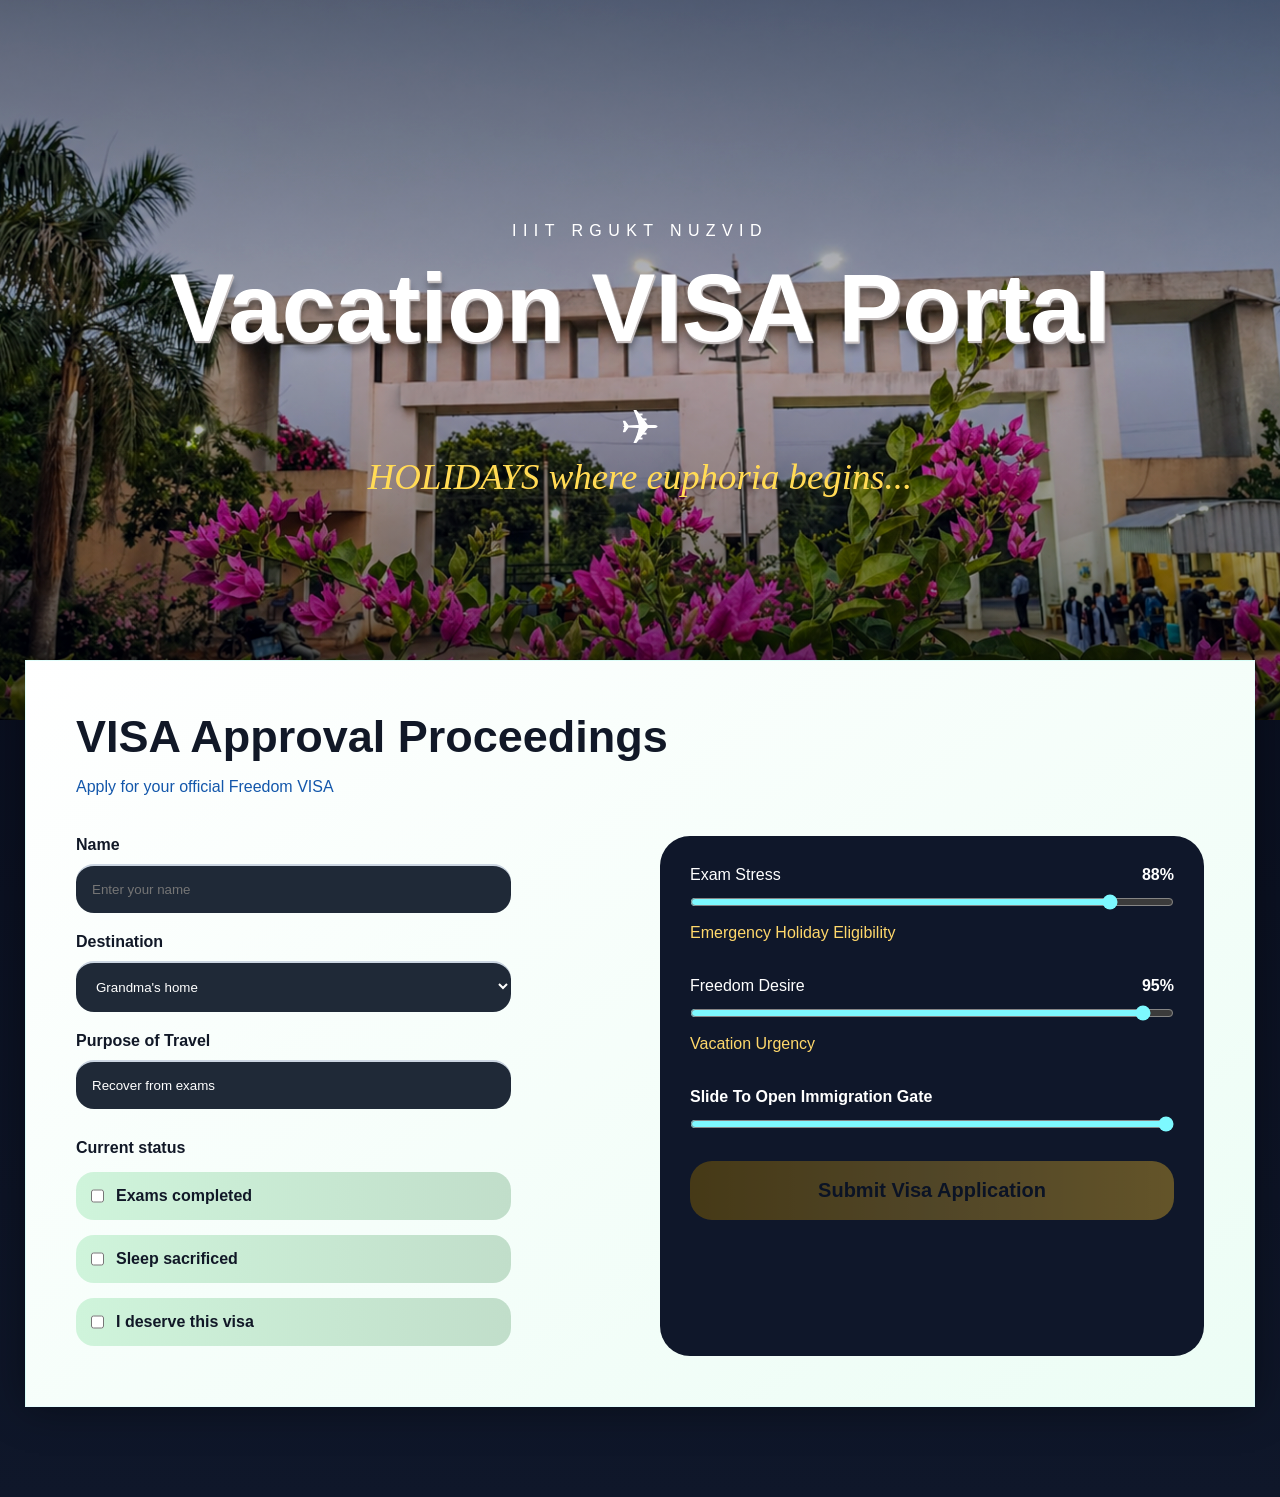
<file: index.html>
<!DOCTYPE html>
<html>
    <head>
        <meta name="viewport" content="width=device-width,initial-scale=1.0">
        <meta name="theme-color" content="#0f172a">
        <meta property="og:description" content="Explore your dream destinations with Vacation Visa😉">
        <title>Vacation VISA</title>
        <link rel="icon" href='data:image/svg+xml,
        <svg xmlns="http://www.w3.org/2000/svg" viewBox="0 0 100 100">
        <text y=".9em" font-size="90">✈️</text>
        </svg>'>
        <link rel="stylesheet" href="styling.css">
        <style>
            *{
                box-sizing: border-box;
                margin: 0;
                padding:0;
            }
        </style>
    </head>
    <body> 
        <!-- Hero section with background image -->
        <section class="hero">
            <div class="portal-line"></div>
            <div class="door left-door"></div>
            <div class="door right-door"></div>
            <div class="hero-content">
                <small>IIIT RGUKT NUZVID</small>
                <h1>Vacation VISA Portal</h1>
                <div class="plane">✈</div>
                <p>HOLIDAYS where euphoria begins...</p>
            </div>
        </section> 
        <!-- form--- -->
        <div class="container">
            <div class="panel">
                <section id="formSection">
                <h2 class="title">VISA Approval Proceedings</h2>
                <p class="subtitle">Apply for your official Freedom VISA</p>
            <div class="grid">
            <div>
                <div class="field">
                    <label>Name</label>
                    <input id="name" type="text" placeholder="Enter your name">
                </div>
                <div class="field hlo">
                    <label>Destination</label>
                    <select id="destination">
                    <option>Grandma's home</option>
                    <option>Family Trips</option>
                    <option>Get Together Plans</option>
                    <option>Academics (tpr tngs)</option>
                    <option>Home + Sleep Mode</option>
                    <option>Others</option>
                    </select>
                </div>
                
                <div class="field">
                <label>Purpose of Travel</label>
                <input type="text" value="Recover from exams">
                </div>
                <label style="padding-top: 10px;">Current status</label>
                <label class="check"><input class="chk" type="checkbox"> Exams completed</label>
                <label class="check"><input class="chk" type="checkbox"> Sleep sacrificed</label>
                <label class="check"><input class="chk" type="checkbox"> I deserve this visa</label>
            </div>

            <!-- 2nd coloumn -->

<div class="side">
    <div class="sliderbox">
    <div class="range-head">
    <span>Exam Stress</span>
    <strong id="stressValue">88%</strong>
    </div>
    <input id="stress" type="range" value="88" min="0" max="100">
    <div class="percent">Emergency Holiday Eligibility</div>
    </div>
    
    <div class="sliderbox">
    <div class="range-head">
    <span>Freedom Desire</span>
    <strong id="freedomValue">95%</strong>
    </div>
    <input id="freedom" type="range" value="95" min="0" max="100">
    <div class="percent">Vacation Urgency</div>
    </div>
    
    <label>Slide To Open Immigration Gate</label>
    <input type="range" value="100">
    
    <button id="submitBtn">Submit Visa Application</button>
    </div>
    </div>
    </section>
    
    <section id="processing" class="hidden">
    <div class="spinner"></div>
    <h2 style="margin-top:25px">Processing Your Freedom...</h2>
    <div id="status">Scanning academic survival records...</div>
    <div class="bar">
    <div id="fill" class="fill"></div>
    </div>
    <div id="progressText">0%</div>
    </section>
    
    <section id="visa">
    <div class="visagrid">
    <div class="card">
    <div class="stamp"><img src="stamp.jpeg"></div>
    <h4 style="margin-bottom:25px">Holidays-Happiness</h4>
    <div class="row"><span>Holder</span><span id="vname"></span></div>
    <div class="row"><span>Institution</span><span>RGUKT Nuzvid</span></div>
    <div class="row"><span>Stress level</span><span id="vstress"></span></div>
    <div class="row"><span>Visa Type</span><span>2-Month Freedom Permit</span></div>
    <div class="row"><span>Destination</span><span id="vdest"></span></div>
    <div class="row"><span>Validity</span><span>Apr 28 - Jun 29</span></div>
    </div>
    <button class="download" onclick="downloadVisa()">Download Visa</button>
    <div>
    <div class="bigemoji"><img src="sumvibe.jpeg"></div>
    <h4><br>Happy Summer Vacation!..</h4>
    </div>
    </div>
    </section>
    </div>
    </div>
    <!-- Script-------- -->

<script>
    const nameBox=document.getElementById('name');
    const checks=[...document.querySelectorAll('.chk')];
    const btn=document.getElementById('submitBtn');
    const stress=document.getElementById('stress');
    const freedom=document.getElementById('freedom');
    
    stress.oninput=()=>{
    document.getElementById('stressValue').innerText=stress.value+'%';
    }
    
    freedom.oninput=()=>{
    document.getElementById('freedomValue').innerText=freedom.value+'%';
    }
    
    function validate(){
    let ok=nameBox.value.trim() && checks.every(c=>c.checked);
    btn.classList.toggle('enabled',ok);
    }
    nameBox.addEventListener('input',validate);
    checks.forEach(c=>c.addEventListener('change',validate));
    
    btn.onclick=function(){
    if(!btn.classList.contains('enabled')) return;
    
    document.getElementById('formSection').style.display='none';
    document.getElementById('processing').classList.remove('hidden');
    
    let p=0;
    let fill=document.getElementById('fill');
    let text=document.getElementById('progressText');
    let status=document.getElementById('status');
    
    let timer=setInterval(()=>{
    p+=4;
    fill.style.width=p+'%';
    text.innerText=p+'%';
    
    if(p<25)
    status.innerText='Scanning academic survival records...';
    else if(p<55)
    status.innerText='Verifying 2-month freedom eligibility...';
    else if(p<85)
    status.innerText='Preparing visa approval stamp...';
    else
    status.innerText='Freedom permit almost ready...';
    
    if(p>=100){
    clearInterval(timer);
    setTimeout(showVisa,700);
    }
    },140)
    }
    
    function showVisa(){
    document.getElementById('processing').style.display='none';
    document.getElementById('visa').style.display='block';
    document.getElementById('vname').innerText=nameBox.value;
    document.getElementById('vdest').innerText=document.getElementById('destination').value;
    document.getElementById('vstress').innerText=stress.value+'%';
    }
    </script>
    <script src="https://html2canvas.hertzen.com/dist/html2canvas.min.js"></script>
    <script>
        function downloadVisa(){
        const visaCard=document.querySelector('.card');
        html2canvas(visaCard,{
        scale:3,
        backgroundColor:null
        }).then(canvas=>{
        let link=document.createElement('a');
        link.download='Vacation-Visa.png';
        link.href=canvas.toDataURL('image/png');
        link.click();
        });
        }
        </script>
    </body>
</html>
</file>
<file: styling.css>
/* Body........ */
body{
    font-family:Arial,sans-serif;
    background:linear-gradient(180deg,#050816,#0f172a);
    color:white;
    overflow-x:hidden;
}
:root{
    --cyan:#7df9ff;
    --violet:#c084fc;
    --mint:#72f1b8;
    --gold:#ffd86b;
    --dark:#07111f;
    }
.hidden{display:none}
body::-webkit-scrollbar{
    width: 5px;
}
body::-webkit-scrollbar-track{
    background:transparent;
    margin: 50px 0;   
}
body::-webkit-scrollbar-thumb{
    background:rgb(94, 117, 73);
    border-radius: 10px;
    animation: thumglow 2s infinite;
}
@keyframes thumglow {
    50%{box-shadow:0px 3px brown;}
    100%{box-shadow:0px 6px brown;}
}
/* ....HERO....... */
.hero{
    background:url('img2.png');
    background-position:center 68%;
    background-repeat: no-repeat;
    background-size: 108%;
    filter:saturate(1.18) contrast(1.05);
    height:80vh;
    position:relative;
    display:flex;
    align-items:center;
    justify-content:center;
    text-align:center;
    overflow:hidden; 
}
.hero::before{
    content:"";
    position:absolute;
    inset:0;
    background:linear-gradient(
                to bottom,
                rgba(5,8,22,.55),
                rgba(5,8,22,.25),
                rgba(5,8,22,.55)
                );
}
.plane{
    font-size:48px;
    margin-top:10px;
    animation:bounce 2s infinite;
}
.door{
    position:absolute;
    top:0;
    height:100%;
    width:50%;
    background:#071320;
    z-index:3;
}
.left-door{
left:0;
animation:openLeft 1.3s 3.2s forwards;
}
.right-door{
right:0;
animation:openRight 1.3s 3.2s forwards;
}
@keyframes openLeft{
to{transform:translateX(-100%)}
}
@keyframes openRight{
to{transform:translateX(100%)}
}
/* --- -------------- */
.hero-content{
    position:relative;
    top:0;
    z-index:4;
    animation:fadeUp 1.4s;
    width:min(92%,1100px);
    margin:0;
}
.hero small{
    letter-spacing:.4em;
    font-size:16px;
}
.hero h1{
    font-size:clamp(2.8rem,8vw,6rem);
    line-height:1.05;
    margin:18px 0;
    text-shadow: 1px 1px 1px #c5c0c0,
    1px 2px 1px #c5c0c0,
    1px 2.4px 1px #c5c0c0,
    1px 8px 6px rgba(36, 34, 34, 0.4);
}
.hero p{
    font-size:clamp(1.0rem,4vw,2.3rem);
    font-style: italic;
    font-family: 'Times New Roman', Times, serif;
    color:var(--gold);
}
.plane{
    font-size:48px;
    margin-top:40px;
    animation:bounce 2s infinite;
}
@keyframes bounce{
    50%{transform:translateY(-12px);}
    100%{transform:translateY(0);}
    }
@keyframes fadeUp{
    from{opacity:0;transform:translateY(30px)}
    to{opacity:1}
}
/* ---- Main frame-- */
.container{
    max-width:100%;
    margin:auto;
    padding:10px 25px 90px;
}
.panel{
margin-top:-70px;
background:linear-gradient(145deg,#ffffff,#ecfdf5);
color:#111827;
border:1px solid rgba(125,249,255,.18);
backdrop-filter:blur(10px);
padding:50px;
position:relative;
z-index:6;
box-shadow:0 0 40px rgba(0,0,0,.4);
}
    
    .title{
    font-size:45px;
    margin-bottom:15px;
    }
    .subtitle{
    color:#1357ab;
    margin-bottom:40px;
    }
    
    .grid{
    display:grid;
    grid-template-columns:1fr 1fr;
    gap:40px;
    }
    label{
    display:block;
    margin-bottom:10px;
    font-weight:bold;
    }
.field{
    margin-bottom:20px;
}
input[type=text],select{
    width:80%;
    padding:16px;
    background:#1f2937;
    border:none;
    border-top: #cbd5e1 solid 2px;
    outline:none;
    border-radius:18px;
    color:white;
}
    
.check{
    display:flex;
    gap:12px;
    width:80%;
    background:linear-gradient(to right,#cff4db,#c1deca);
    padding:15px;
    border-radius:18px;
    margin-top:15px;
}
/* -------------------------- */

.side{
    background:#0f172a;
    color:white;
    padding:30px;
    border-radius:30px;
    }
    .sliderbox{margin-bottom:35px}
    .range-head{
    display:flex;
    justify-content:space-between;
    margin-bottom:10px;
    }
    input[type=range]{
    width:100%;
    accent-color:#7df9ff;
    }
    .percent{
    margin-top:10px;
    color:var(--gold);
    }
    
    #submitBtn{
    width:100%;
    padding:18px;
    border:none;
    border-radius:22px;
    font-size:20px;
    font-weight:800;
    background:linear-gradient(90deg,rgb(138, 101, 0),rgb(161, 128, 37),rgb(203, 160, 40));
    color:#08111f;
    margin-top:25px;
    opacity:.45;
    pointer-events:none;
    transition:.3s;
    }
    #submitBtn.enabled{
    opacity:1;
    pointer-events:auto;
    cursor:pointer;
    }
    #submitBtn.enabled:hover{
    transform:scale(1.03);
    }
    
    /* PROCESSING */
    #processing{
    text-align:center;
    padding:70px 20px;
    }
    .spinner{
    width:70px;
    height:70px;
    margin:auto;
    border:6px solid rgba(255,255,255,.15);
    border-top:6px solid var(--cyan);
    border-radius:50%;
    animation:spin 1s linear infinite;
    }
    @keyframes spin{
        to{transform:rotate(360deg)}
        }
    #status{
    margin:25px 0;
    font-size:24px;
    }
    .bar{
    height:26px;
    background:#1f2937;
    border-radius:40px;
    overflow:hidden;
    }
    .fill{
    height:100%;
    width:0;
    background:linear-gradient(90deg,rgb(138, 101, 0),rgb(161, 128, 37),rgb(203, 160, 40));
    }
    #progressText{
    margin-top:18px;
    font-size:28px;
    font-weight:bold;
    }
    /* VISA */
    #visa{display:none}
    .visagrid{
    display:grid;
    grid-template-columns:1.1fr .9fr;
    gap:40px;
    align-items:center;
    }
    .card{
    background:linear-gradient(135deg,#bbffe6,white);
    color:#111;
    padding:40px;
    border-radius:34px;
    position:relative;
    }
    .stamp{
    position:absolute;
    right:120px;
    top:5px;
    padding:15px 18px;
    transform:rotate(-15deg);
    }
    .stamp img{
        mix-blend-mode:multiply;
        background:transparent;
        width:90px;
        height: 90px;
    }
    .row{
    display:flex;
    justify-content:space-between;
    padding:12px 0;
    border-bottom:1px solid rgba(0,0,0,.1);
    }
    .download{
        margin-top:13px;
        padding:11px 16px;
        border:none;
        border-radius:19px;
        background:#111;
        width:50%;
        color:white;
    }
    .bigemoji{ 
        background:white;
        padding:14px 14px 10px 14px;
        border-radius:18px;
        box-shadow: inset 0 0 10px;
    }
    .bigemoji img{
        width:430px;
        max-width:100%;
        height:auto;
        border-radius:20px;
        box-shadow: 18px 18px 18px #d1ddf0;
        display:block;
    }
/* --------media quires---------- */
@media(max-width:760px){
    .grid,.visagrid{grid-template-columns:1fr}
    .hero{
        background-size:100%;
        background-position:top;
        min-height:100svh; 
        padding-top:30px;
        margin-bottom: 0;
    }
    .hero-content{
        position:absolute;
        top:20px;
    }
    .hero-content small{
        font-size: 12px;
        color:white;
        line-height: 50%;
        animation:flash 2.7s 6s infinite reverse;
        transition: all 2s;
        transition-behavior:var(--violet);
    }
    .hero-content h1{
        line-height: 12%;
        padding-top:8px;
        font-size: 32px;
        color:white;
        text-shadow: 1px 1px 1px #c5c0c0,
        1px 2px 1px #c5c0c0,
        1px 2.4px 1px #c5c0c0,
        1px 8px 6px rgba(36, 34, 34, 0.4);
    }
    @keyframes flash {
        from{
            background:radial-gradient(circle,rgb(227, 113, 255),rgb(199, 19, 106));
            -webkit-background-clip: text;
            color: transparent;
        }
        to{  background:radial-gradient(circle,rgba(0, 255, 255, 0.83),rgb(16, 215, 16));
            -webkit-background-clip: text;
            color: transparent;}
    }
    .hero-content p{
        font-size: 11px;  
        font-family: 'Times New Roman', Times, serif;
        font-style: italic;
        position:relative;
        bottom:-90px;
        opacity:0;
        left:20px;
        animation:fad 1s 4.2s forwards;
    } 
    @keyframes fad{
        to{opacity:1}
    }
    .plane{
        font-size: 19px;
        position:relative;
        top:-15px;
    }
    .container{
        width:100%;
        position:absolute;
        margin-top:-60vh;
        box-sizing: border-box;
        padding:15px 12px 90px;
        background:url('b2.png');
        background-position: center 90%;
    }
     .panel{
    width:100%;
         margin-top:0;
    position:relative;
    font-family: 'Times New Roman';
    border-radius: 10px;
    padding:10px 12px;
        box-shadow:0 10px 30px rgba(0,0,0,0.1);
    background:linear-gradient(135deg,#d5f6f6 0%,#ffffff 32%,#ffffff 68%,#c0ffff 100%);
    border:1px solid #d6f9f9;
    }
    .title{
        font-size:19px;
        margin-bottom:10px;
    }
    .subtitle{ 
    color:rgb(138, 101, 0);
    font-size: 14px;
    font-style: italic;
    font-family: 'Times New Roman', Times, serif;
    margin-bottom:24px;
    }
    .grid{
        gap:20px;
        }
    label{
    display:block;
    margin-bottom:4px;
    font-weight:bold;
    }
    .field{
        margin-bottom:12px;
        font-size: 15px;
    }
    input[type=text],select{
        width:90%;
        padding:13px;
        background:none;
        border:none;
        border-bottom:  #31d8d8 solid 1.5px;
        outline:none;
        border-radius:10px;
        color:rgba(6, 1, 33, 0.874);
    }
    input[type=text]:focus{
        border:none;
        border-bottom:  #31d8d8 solid 1.5px;
        border-radius:2px;
    } 
    .check{
        display:flex;
        gap:16px;
        font-size:15px;
        width:80%;
        background:linear-gradient(135deg,#ffffff,#b5f5f5);
        padding:13px;
        border-radius:18px;
        margin-top:15px;
        accent-color: rgb(37, 105, 96);
    }
/* grid 2------------- */
    .side{
        background:linear-gradient(135deg,hsl(184, 100%, 91%) 0%,#ffffff 32%,#ffffff 68%,#c0ffff 100%);
        padding:10px;
        font-size: 14px;
        border-radius:10px;
        color:black;
        font-weight:500;
        }
        .sliderbox{margin-bottom:9px}
        .range-head{
        display:flex;
        justify-content:space-between;
        margin-bottom:10px;
        }
        input[type=range]{
        width:100%;
        accent-color:rgb(82, 187, 180);
        }
        .percent{ 
        margin-top:10px;
        color:rgb(138, 101, 0);
        font-size: 15px;
        }
        
        #submitBtn{
        width:80%;
        padding:10px;
        border:none;
        border-radius:12px;
        font-size:15px;
        font-weight:800;
        background:linear-gradient(
135deg,
#d0a332,
#eac458,
#d9a729,
#f5e079
);
        color:#08111f;
        margin-top:25px;
        opacity:.45;
        pointer-events:none;
        transition:.3s;
        }
        #submitBtn.enabled{
        opacity:1;
        pointer-events:auto;
        cursor:pointer;
        }
        #submitBtn.enabled:hover{
        transform:scale(1.03);
        }
        /* ------------processings------------- */
        #processing{
            text-align:center;
            padding:56px 16px;
            }
            .spinner{
            width:60px;
            height:60px;
            margin:auto;
            border:6px solid rgba(255,255,255,.15);
            border-top:6px solid rgb(138, 101, 0);
            border-radius:50%;
            animation:spin 1s linear infinite;
            }
            @keyframes spin{
                to{transform:rotate(360deg)}
                }
            #status{
            margin:25px 0;
            font-size:14px;
            }
            .bar{
            height:15px;
            background:#242f3e;
            border-radius:40px;
            overflow:hidden;
            }
            .fill{
            height:100%;
            width:0;
            background:linear-gradient(90deg,rgb(138, 101, 0),rgb(161, 128, 37),rgb(203, 160, 40));
            }
            #progressText{
            margin-top:16px;
            font-size:12px;
            font-weight:bold;
            }
     /*----------------------final  */
     .visagrid{
     gap:10px;
     }
     .card{
    font-family: 'Times New Roman', Times, serif;
    background:linear-gradient(135deg,hsl(184, 100%, 91%) 0%,#ffffff 32%,#ffffff 68%,#fff 100%);
     color:#111;
     padding:10px;
     border-radius:16px;
     position:relative;
     }
     .stamp{
     position:absolute;
     right:12px;
     top:-20px;
     padding:14px 13px;
     transform:rotate(-20deg);
     }
     .stamp img{
         mix-blend-mode:multiply;
         width:70px;
         border-radius: 50%;
         height: 70px;
     }
     .row{
        font-size: 13px;
     display:flex;
     justify-content:space-between;
     padding:12px 0;
     border-bottom:1px solid rgba(0,0,0,.1);
     }
     .download{
     margin-top:13px;
     padding:11px 16px;
     border:none;
     border-radius:19px;
     background:#111;
     width:50%;
     color:white;
     }
     .download:hover{
        transform:translateY(-3px);
        box-shadow:0 8px 20px rgba(0,0,0,.2);
        }
     .bigemoji{ 
         background:white;
         padding:8px 9px 20px 10px;
         border-radius:18px;
         box-shadow: inset 0 0 10px;
     }
     .bigemoji img{
         width:460px;
         max-width:100%;
         height:auto;
         border-radius:10px;
         display:block;
         box-shadow: 18px 18px 40px #d1ddf0;
     }
}
</file>
